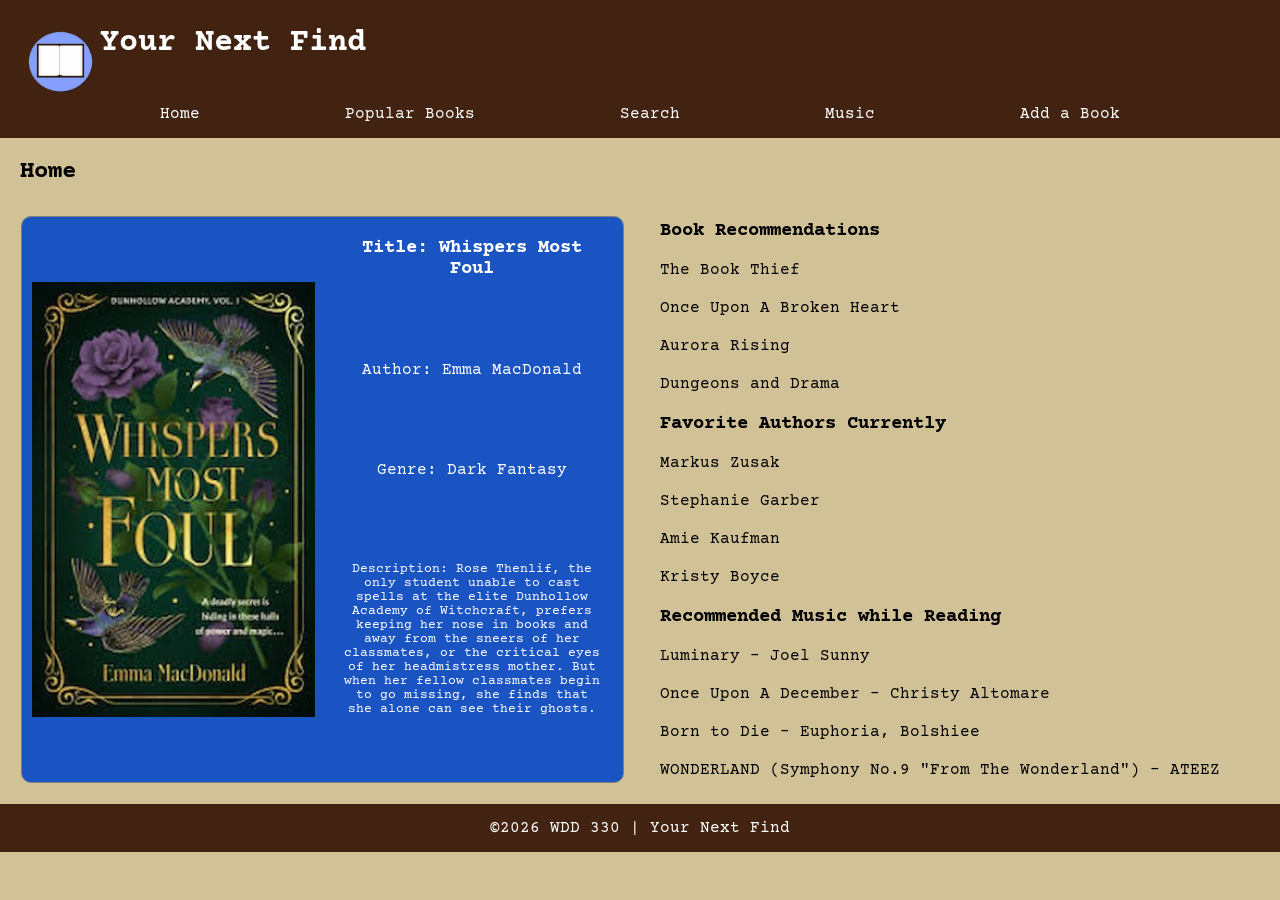
<file: index.html>
<!DOCTYPE html>
<html lang="en">

<head>
    <meta charset="UTF-8">
    <meta name="viewport" content="width=device-width, initial-scale=1.0">
    <title>Your Next Find | Home</title>
    <link rel="icon" href="images/favicon.ico">
    <link rel="preconnect" href="https://fonts.googleapis.com">
    <link rel="preconnect" href="https://fonts.gstatic.com" crossorigin>
    <link href="https://fonts.googleapis.com/css2?family=Courier+Prime:ital,wght@0,400;0,700;1,400;1,700&display=swap"
        rel="stylesheet">
    <link rel="stylesheet" href="css/styles.css">
    <script src="js/home.js" defer></script>
    <script src="js/book-card.mjs" type="module"></script>
</head>

<body>
    <header id="page-header">
        <div class="logo">
            <img src="images/find-a-book-logo.png" alt="Book logo">
            <h1><a href="index.html">Your Next Find</a></h1>
        </div>
        <nav>
            <ul>
                <li><a href="index.html">Home</a></li>
                <li><a href="pop-books.html">Popular Books</a></li>
                <li><a href="search.html">Search</a></li>
                <li><a href="music.html">Music</a></li>
                <li><a href="book-form.html">Add a Book</a></li>
            </ul>
        </nav>
    </header>
    <main class="homePage">
        <h2>Home</h2>
        <div id="spotlight">
            
        </div>
        <section id="homeHighlights">
            <h3>Book Recommendations</h3>
            <div id="booksRec">

            </div>
            <h3>Favorite Authors Currently</h3>
            <div id="authorsRec">

            </div>
            <h3>Recommended Music while Reading</h3>
            <div id="musicRec">
                <ul>
                    <li>Luminary - Joel Sunny</li>
                    <li>Once Upon A December - Christy Altomare</li>
                    <li>Born to Die - Euphoria, Bolshiee</li>
                    <li>WONDERLAND (Symphony No.9 "From The Wonderland") - ATEEZ</li>
                </ul>
            </div>
        </section>
    </main>
    <footer id="page-footer">&copy;2026 WDD 330 | Your Next Find</footer>
</body>

</html>
</file>
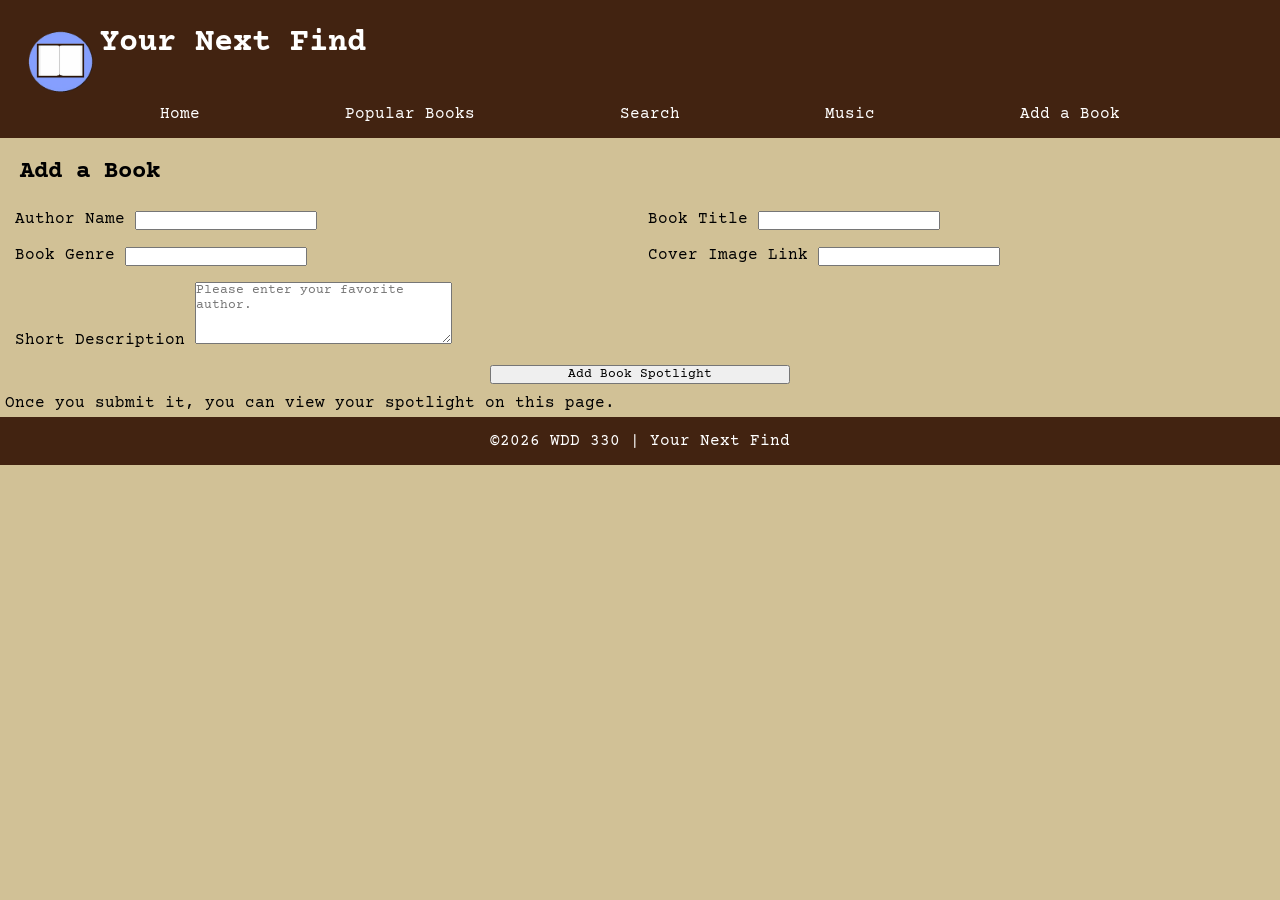
<file: book-form.html>
<!DOCTYPE html>
<html lang="en">

<head>
    <meta charset="UTF-8">
    <meta name="viewport" content="width=device-width, initial-scale=1.0">
    <title>Your Next Find | Add A Book</title>
    <link rel="icon" href="images/favicon.ico">
    <link rel="preconnect" href="https://fonts.googleapis.com">
    <link rel="preconnect" href="https://fonts.gstatic.com" crossorigin>
    <link href="https://fonts.googleapis.com/css2?family=Courier+Prime:ital,wght@0,400;0,700;1,400;1,700&display=swap"
        rel="stylesheet">
    <link rel="stylesheet" href="css/styles.css">
    <script src="js/addBook.js" defer></script>
</head>

<body>
    <header id="page-header">
        <div class="logo">
            <img src="images/find-a-book-logo.png" alt="Book logo">
            <h1><a href="index.html">Your Next Find</a></h1>
        </div>
        <nav>
            <ul>
                <li><a href="index.html">Home</a></li>
                <li><a href="pop-books.html">Popular Books</a></li>
                <li><a href="search.html">Search</a></li>
                <li><a href="music.html">Music</a></li>
                <li><a href="book-form.html">Add a Book</a></li>
            </ul>
        </nav>
    </header>
    <main>
        <h2>Add a Book</h2>
        <div id="spotlight">

        </div>
        <form id="addBook">
            <label for="authorName">Author Name <input type="text" id="authorName" name="authorName" required title="Please enter author name."> </label>
            <label for="bookTitle">Book Title <input type="text" id="bookTitle" name="bookTitle" required title="Please enter book title."> </label>
            <label for="bookGenre">Book Genre <input type="text" id="bookGenre" name="bookGenre" required title="Please enter your book genre."> </label>
            <label for="bookImage">Cover Image Link <input type="text" id="bookImage" name="bookImage" required title="Please enter a link to the cover image."> </label>
            <label for="bookDescription">Short Description <textarea id="bookDescription" name="bookDescription" rows="4" cols="30" required placeholder="Please enter your favorite author."></textarea> </label>
            
            <input type="submit" id="submit-button" name="submit-button" value="Add Book Spotlight">
        </form>
        <p>Once you submit it, you can view your spotlight on this page.</p>
    </main>
    <footer id="page-footer">&copy;2026 WDD 330 | Your Next Find</footer>
</body>

</html>
</file>
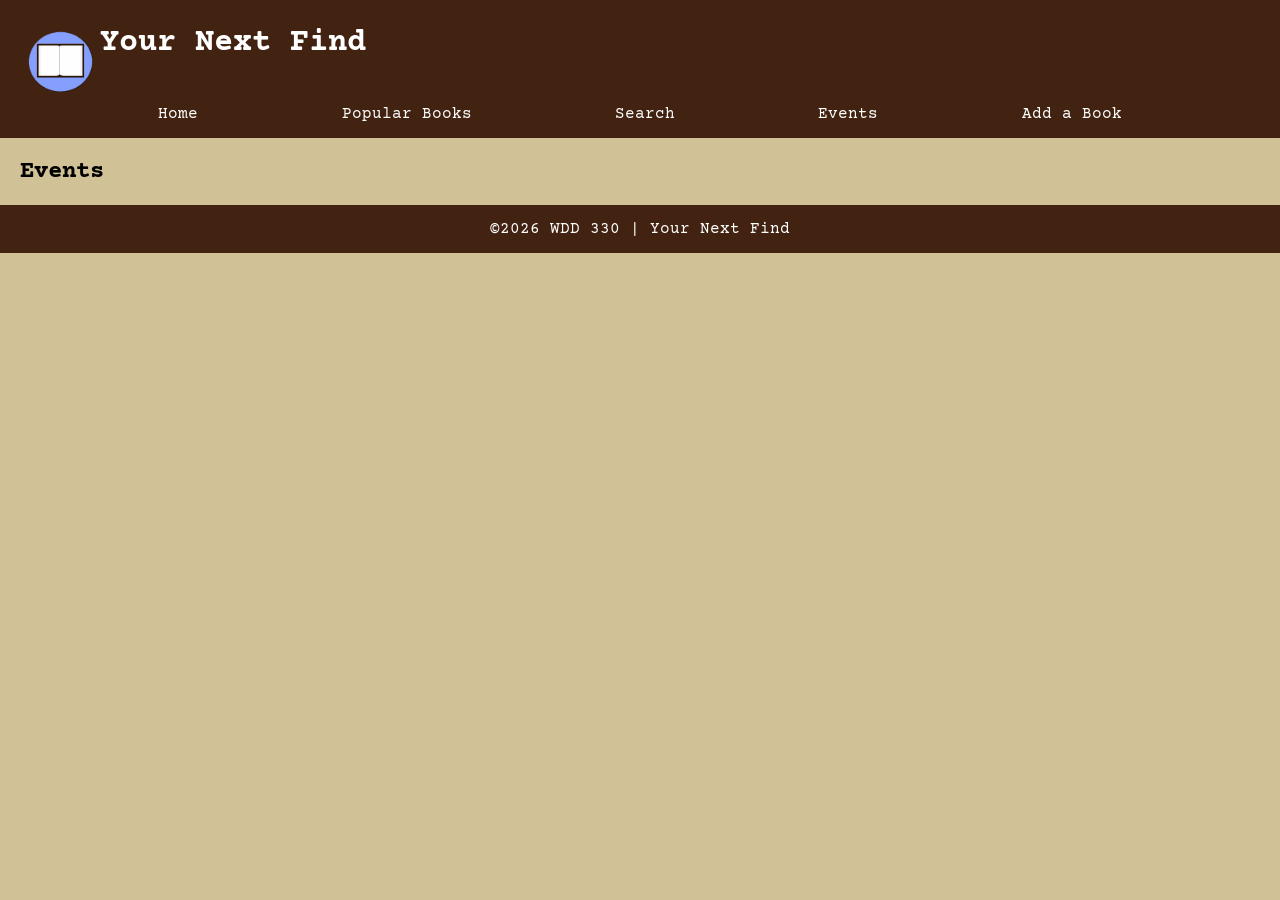
<file: event.html>
<!DOCTYPE html>
<html lang="en">

<head>
    <meta charset="UTF-8">
    <meta name="viewport" content="width=device-width, initial-scale=1.0">
    <title>Your Next Find | Home</title>
    <link rel="icon" href="images/favicon.ico">
    <link rel="preconnect" href="https://fonts.googleapis.com">
    <link rel="preconnect" href="https://fonts.gstatic.com" crossorigin>
    <link href="https://fonts.googleapis.com/css2?family=Courier+Prime:ital,wght@0,400;0,700;1,400;1,700&display=swap"
        rel="stylesheet">
    <link rel="stylesheet" href="css/styles.css">
    <script src="js/home.js" defer></script>
</head>

<body>
    <header id="page-header">
        <div class="logo">
            <img src="images/find-a-book-logo.png" alt="Book logo">
            <h1><a href="index.html">Your Next Find</a></h1>
        </div>
        <nav>
            <ul>
                <li><a href="index.html">Home</a></li>
                <li><a href="pop-books.html">Popular Books</a></li>
                <li><a href="search.html">Search</a></li>
                <li><a href="event.html">Events</a></li>
                <li><a href="book-form.html">Add a Book</a></li>
            </ul>
        </nav>
    </header>
    <main>
        <h2>Events</h2>

    </main>
    <footer id="page-footer">&copy;2026 WDD 330 | Your Next Find</footer>
</body>

</html>
</file>
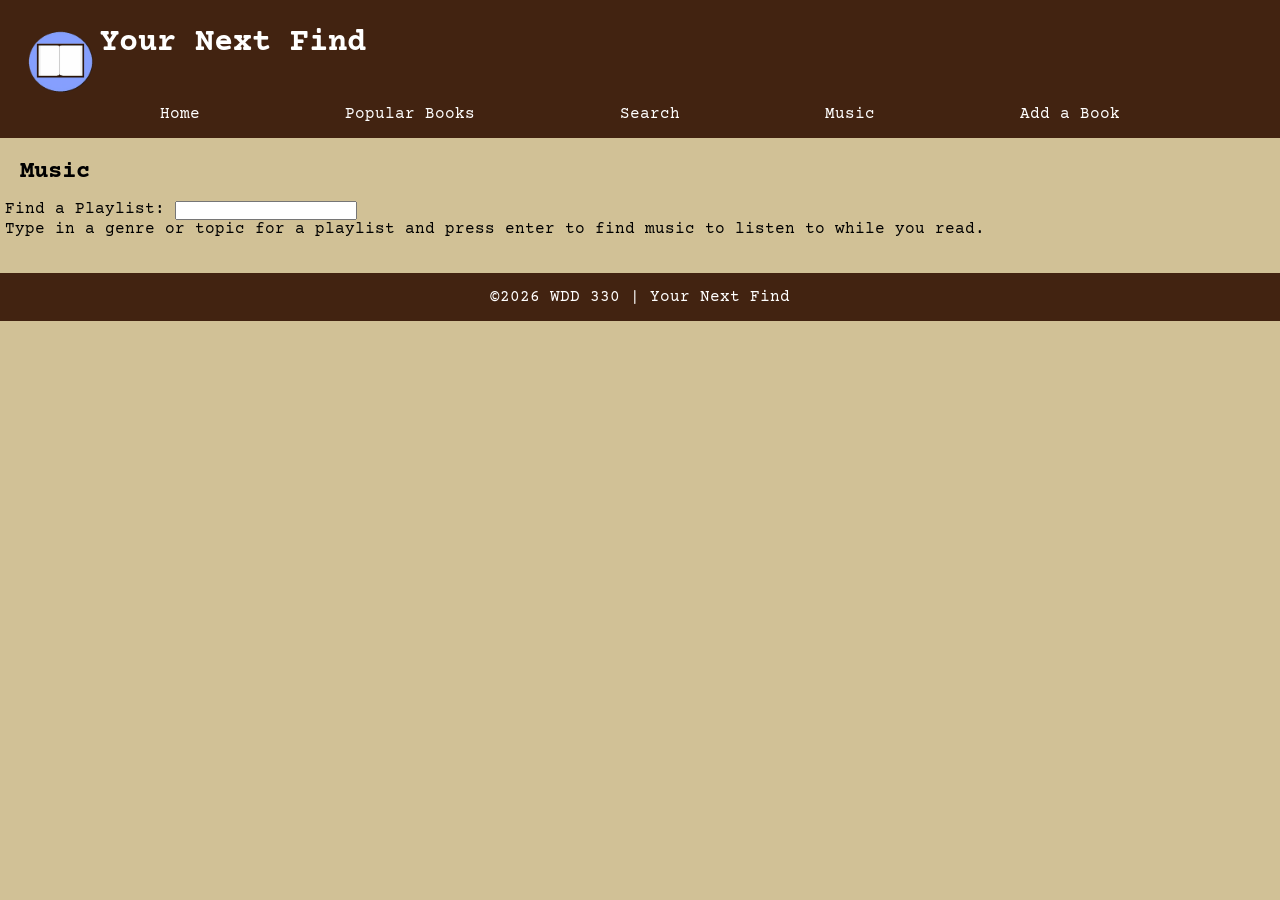
<file: music.html>
<!DOCTYPE html>
<html lang="en">

<head>
    <meta charset="UTF-8">
    <meta name="viewport" content="width=device-width, initial-scale=1.0">
    <title>Your Next Find | Music</title>
    <link rel="icon" href="images/favicon.ico">
    <link rel="preconnect" href="https://fonts.googleapis.com">
    <link rel="preconnect" href="https://fonts.gstatic.com" crossorigin>
    <link href="https://fonts.googleapis.com/css2?family=Courier+Prime:ital,wght@0,400;0,700;1,400;1,700&display=swap"
        rel="stylesheet">
    <link rel="stylesheet" href="css/styles.css">
    <script src="js/music.js" type="module"></script>
</head>

<body>
    <header id="page-header">
        <div class="logo">
            <img src="images/find-a-book-logo.png" alt="Book logo">
            <h1><a href="index.html">Your Next Find</a></h1>
        </div>
        <nav>
            <ul>
                <li><a href="index.html">Home</a></li>
                <li><a href="pop-books.html">Popular Books</a></li>
                <li><a href="search.html">Search</a></li>
                <li><a href="music.html">Music</a></li>
                <li><a href="book-form.html">Add a Book</a></li>
            </ul>
        </nav>
    </header>
    <main>
        <h2>Music</h2>
        <form id="musicForm">
            <label for="musicSearch">Find a Playlist:</label>
            <input type="text" id="musicSearch" name="musicSearch">
            <p>Type in a genre or topic for a playlist and press enter to find music to listen to while you read.</p>
        </form>
        <section id="musicResults">

        </section>
    </main>
    <footer id="page-footer">&copy;2026 WDD 330 | Your Next Find</footer>
</body>

</html>
</file>
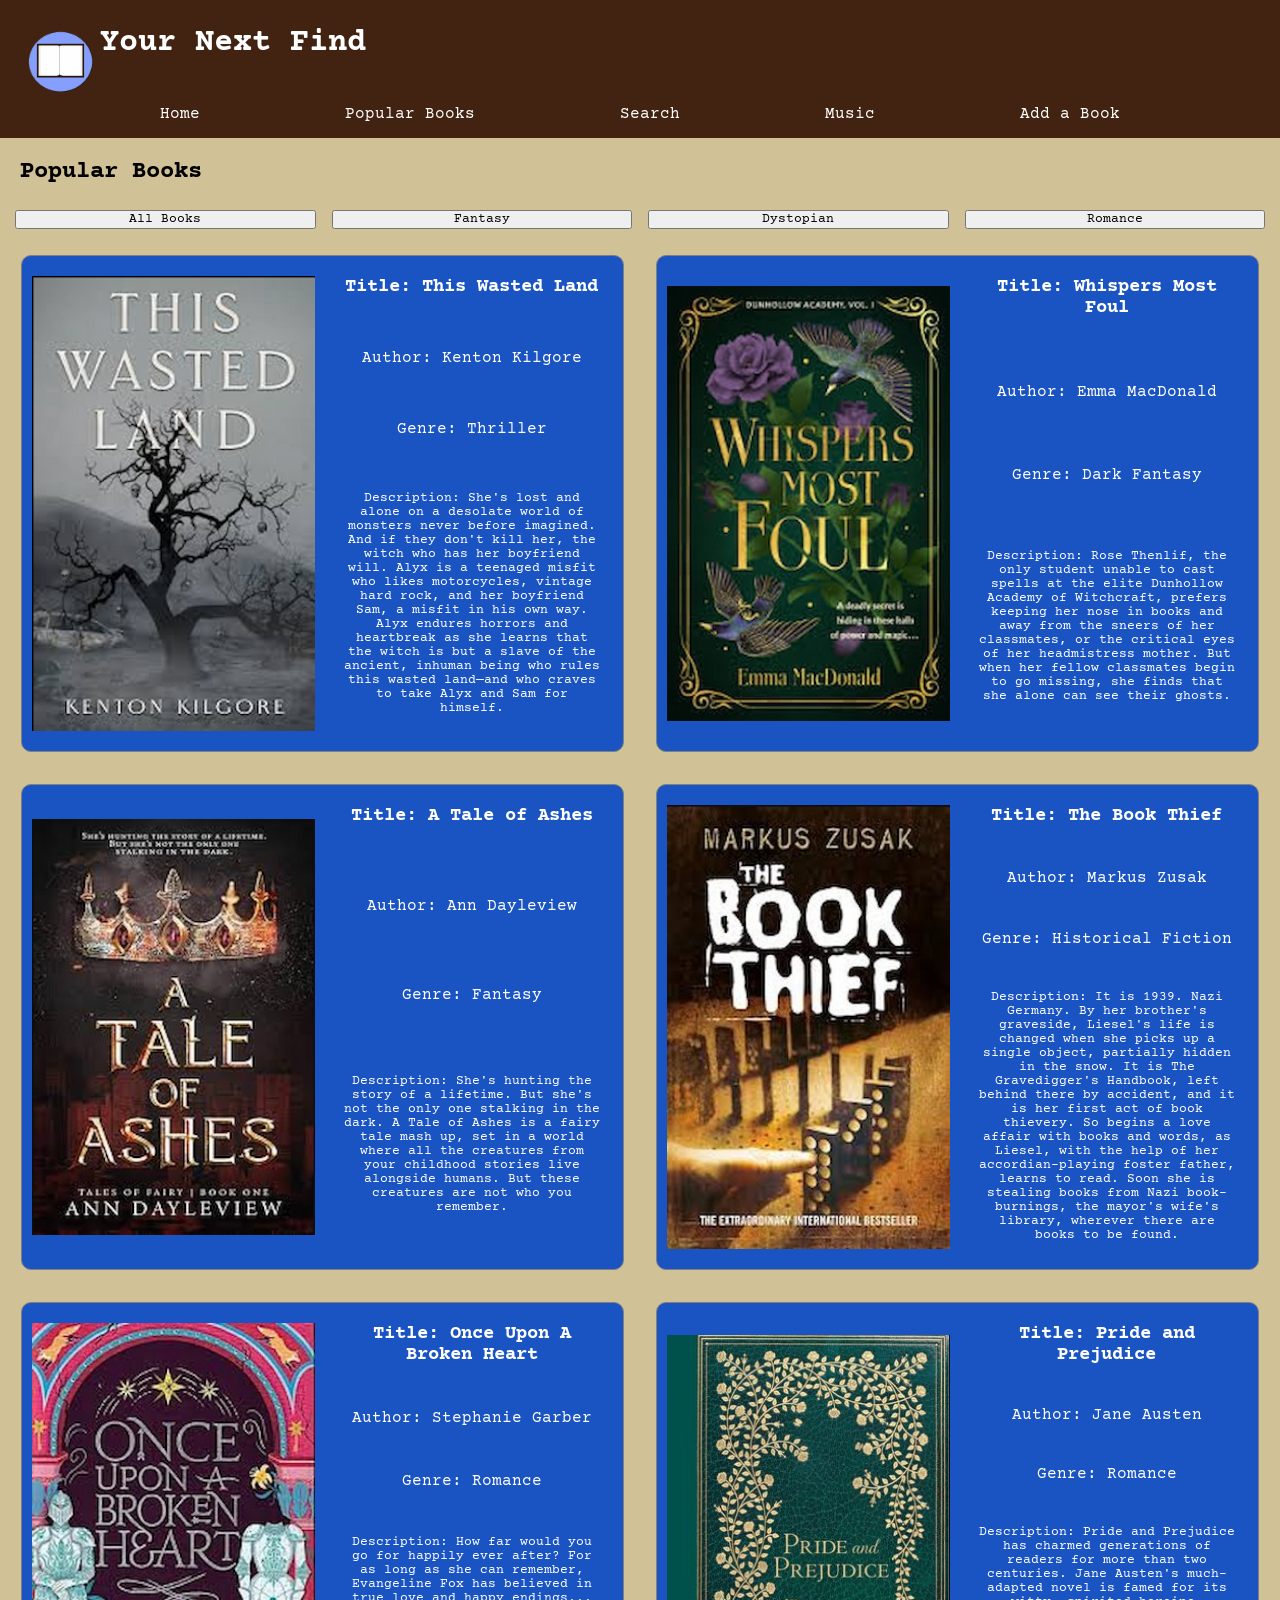
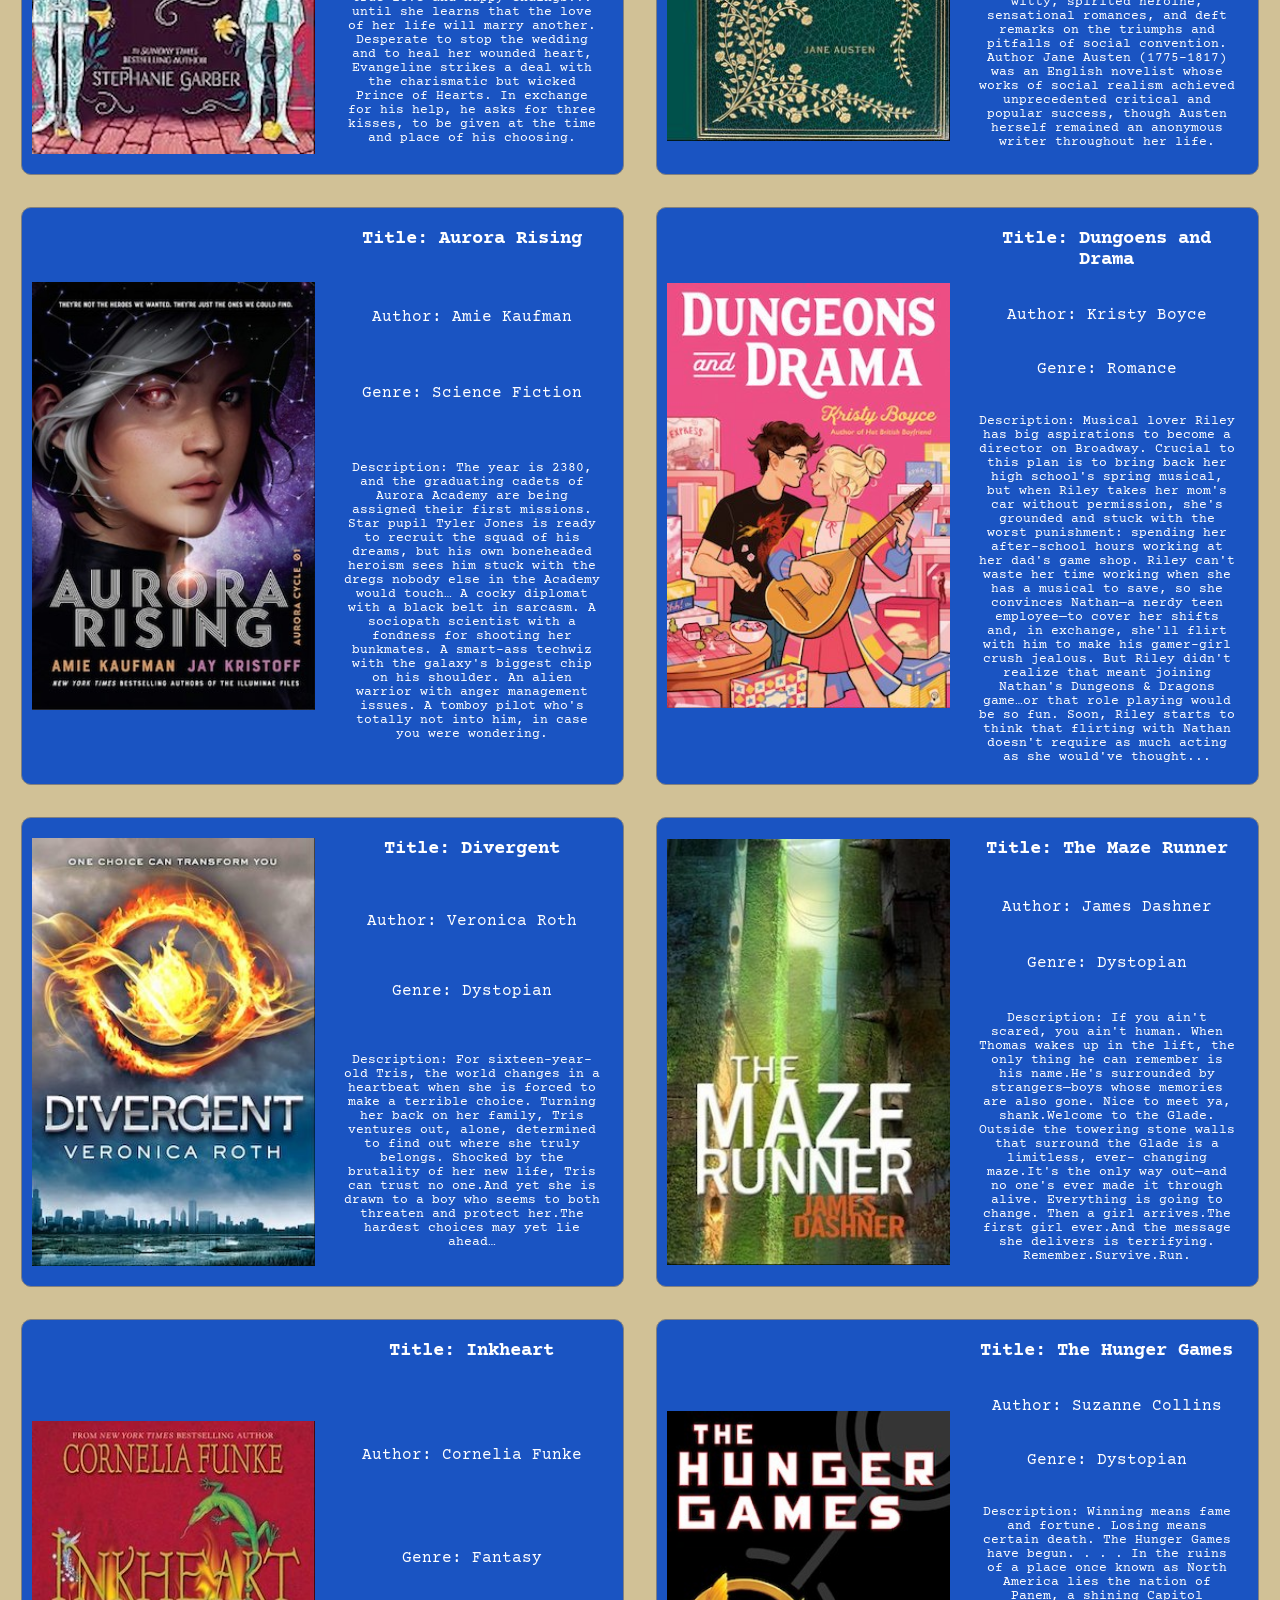
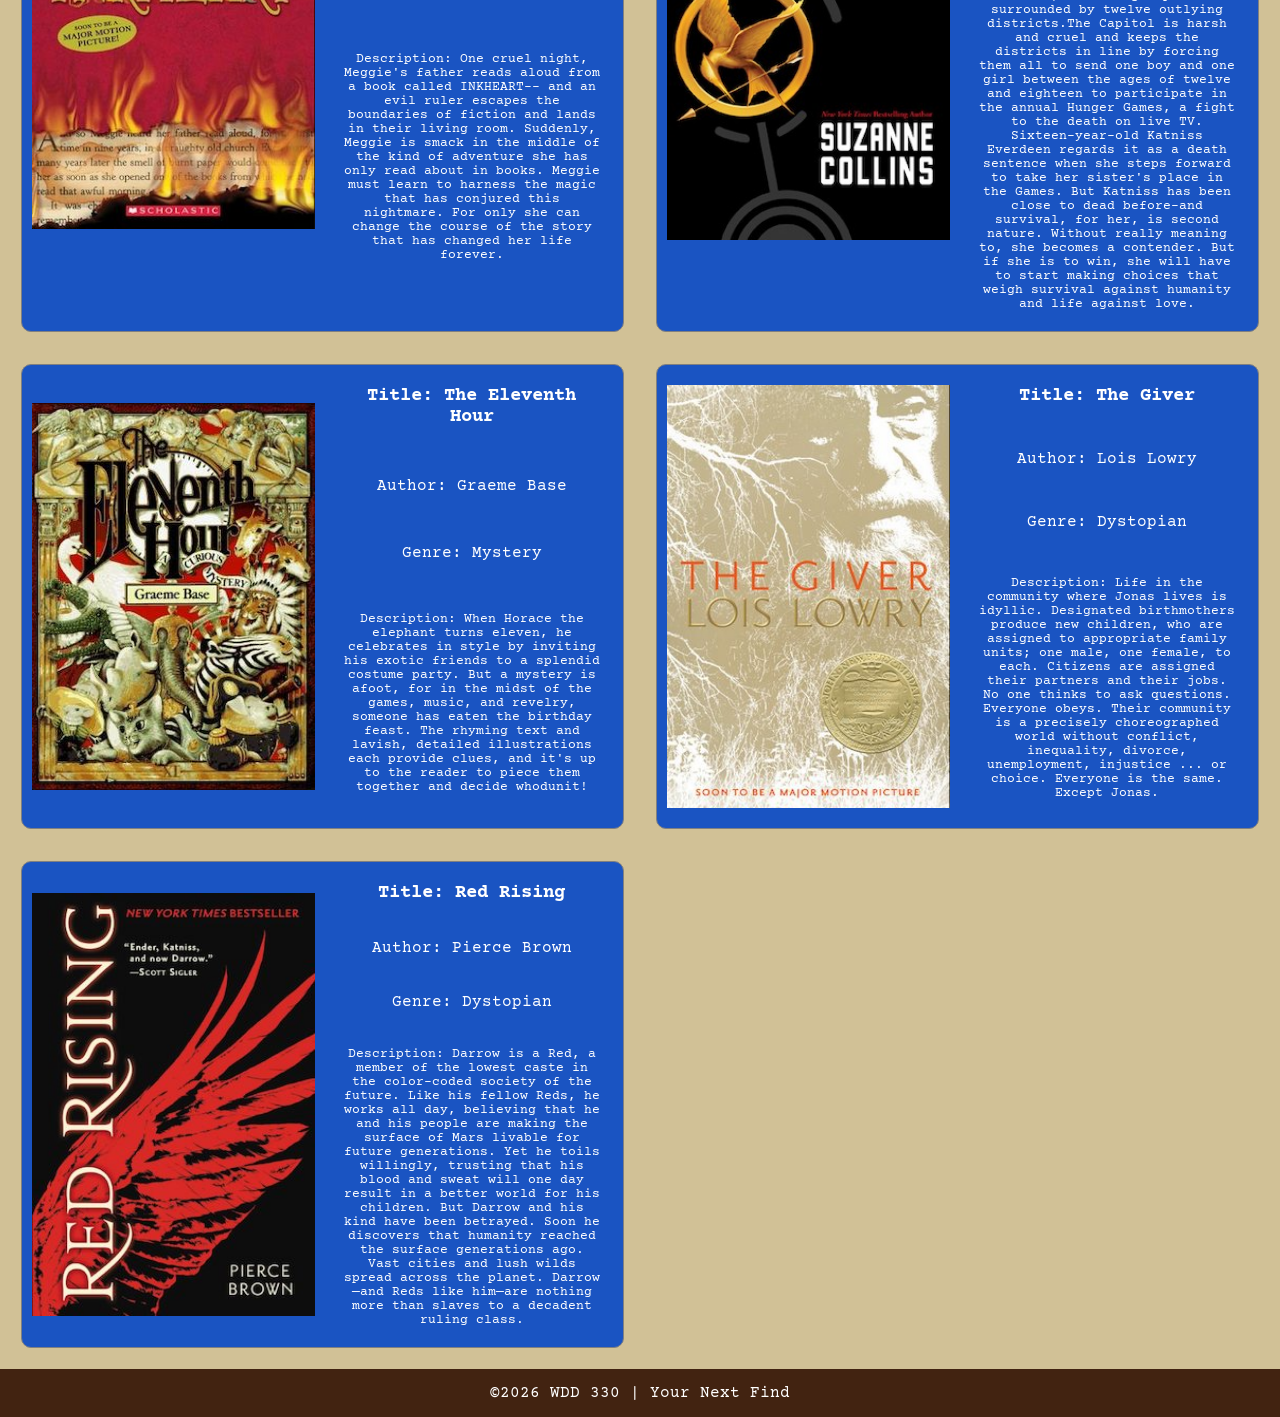
<file: pop-books.html>
<!DOCTYPE html>
<html lang="en">

<head>
    <meta charset="UTF-8">
    <meta name="viewport" content="width=device-width, initial-scale=1.0">
    <title>Your Next Find | Popular Books</title>
    <link rel="icon" href="images/favicon.ico">
    <link rel="preconnect" href="https://fonts.googleapis.com">
    <link rel="preconnect" href="https://fonts.gstatic.com" crossorigin>
    <link href="https://fonts.googleapis.com/css2?family=Courier+Prime:ital,wght@0,400;0,700;1,400;1,700&display=swap"
        rel="stylesheet">
    <link rel="stylesheet" href="css/styles.css">
    <script src="js/book-library.mjs" type="module"></script>
</head>

<body>
    <header id="page-header">
        <div class="logo">
            <img src="images/find-a-book-logo.png" alt="Book logo">
            <h1><a href="index.html">Your Next Find</a></h1>
        </div>
        <nav>
            <ul>
                <li><a href="index.html">Home</a></li>
                <li><a href="pop-books.html">Popular Books</a></li>
                <li><a href="search.html">Search</a></li>
                <li><a href="music.html">Music</a></li>
                <li><a href="book-form.html">Add a Book</a></li>
            </ul>
        </nav>
    </header>
    <main>
        <h2>Popular Books</h2>
        <div class="library-buttons">
            <button id="all-books">All Books</button>
            <button id="fantasy-sort">Fantasy</button>
            <button id="dystopian-sort">Dystopian</button>
            <button id="romance-sort">Romance</button>
        </div>
        <section id="bookList">
            
        </section>
    </main>
    <footer id="page-footer">&copy;2026 WDD 330 | Your Next Find</footer>
</body>

</html>
</file>
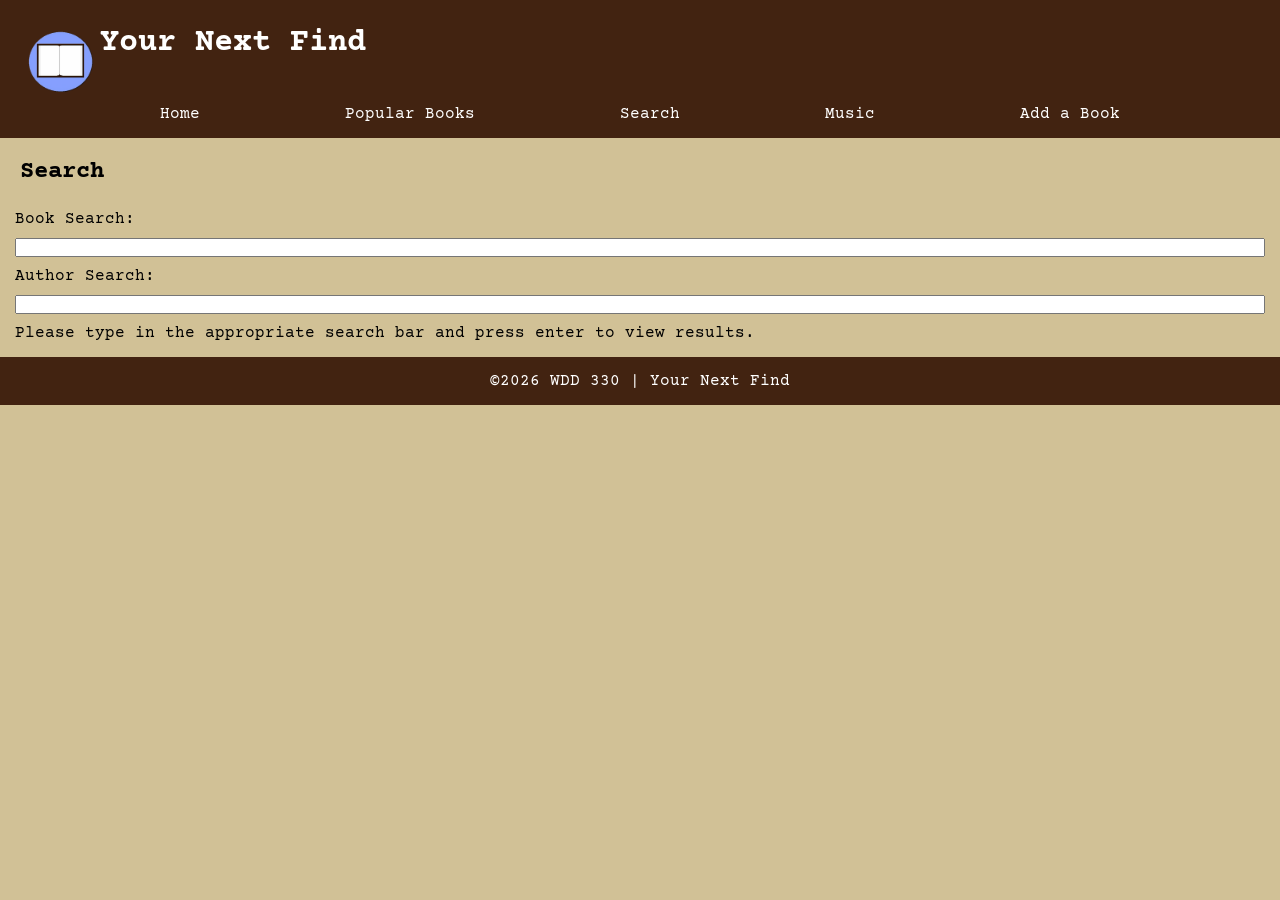
<file: search.html>
<!DOCTYPE html>
<html lang="en">

<head>
    <meta charset="UTF-8">
    <meta name="viewport" content="width=device-width, initial-scale=1.0">
    <title>Your Next Find | Search</title>
    <link rel="icon" href="images/favicon.ico">
    <link rel="preconnect" href="https://fonts.googleapis.com">
    <link rel="preconnect" href="https://fonts.gstatic.com" crossorigin>
    <link href="https://fonts.googleapis.com/css2?family=Courier+Prime:ital,wght@0,400;0,700;1,400;1,700&display=swap"
        rel="stylesheet">
    <link rel="stylesheet" href="css/styles.css">
    <script src="js/search.js" defer></script>
</head>

<body>
    <header id="page-header">
        <div class="logo">
            <img src="images/find-a-book-logo.png" alt="Book logo">
            <h1><a href="index.html">Your Next Find</a></h1>
        </div>
        <nav>
            <ul>
                <li><a href="index.html">Home</a></li>
                <li><a href="pop-books.html">Popular Books</a></li>
                <li><a href="search.html">Search</a></li>
                <li><a href="music.html">Music</a></li>
                <li><a href="book-form.html">Add a Book</a></li>
            </ul>
        </nav>
    </header>
    <main>
        <h2>Search</h2>
        <form id="searchLibrary">
            <label for="searchBook">Book Search:</label>
            <input type="text" id="searchBook" name="searchBook">
            <label for="searchAuthor">Author Search:</label>
            <input type="text" id="searchAuthor" name="searchAuthor">
            <p>Please type in the appropriate search bar and press enter to view results.</p>
        </form>
        <section id="displayResults">

        </section>
    </main>
    <footer id="page-footer">&copy;2026 WDD 330 | Your Next Find</footer>
</body>

</html>
</file>
<file: css/styles.css>
* {
    --primary-color: rgb(66, 35, 17);
    --secondary-color: rgb(209, 193, 150);
    --accent-color: rgb(26, 84, 194);
    font-family: "Courier Prime", monospace;
    font-style: normal;
    margin: 0;
    padding: 0;
}

header, footer {
    margin: 0;
    background-color: var(--primary-color);
    color: white;
    padding: 15px;
}

header div {
    text-align: left;
    padding: 10px;
    display: flex;

    a {
        text-decoration: none;
        color: white;
        padding: 5px;
    }

    img {
        width: 70px;
        height: auto;
    }
}

header nav {

    ul {
        list-style: none;
        display: flex;
        flex-flow: row;
        justify-content: space-evenly;

        li a {
            text-decoration: none;
            color: white;
        }
    }
}

footer {
    text-align: center;
}

body {
    background-color: var(--secondary-color);
}

main {
    padding: 5px;
}

main h2 {
    padding: 15px;
}

#homeHighlights {
    margin: 0;
    padding: 10px;

    h3 {
        padding: 10px;
    }

    li {
        list-style: none;
        padding: 10px;
        text-align: center;
    }
}

.book-card {
    padding: 10px;
    background-color: var(--accent-color);
    color: white;
    text-align: center;
}

.book-card, #displayResults ul {
    margin: 1rem;
    border-radius: 10px;
    border: 1px solid gray;
    display: grid;
    gap: 1rem;
    grid-template-areas:
    "cover"
    "title"
    "author"
    "genre"
    "description";

    h3 {
        grid-area: title;
        padding: 10px;
    }
    
    img {
        grid-area: cover;
        width: 200px;
        padding: 10px;
        justify-self: center;
    }   
    
    li {
        list-style: none;
    }
}

.genre {
    grid-area: genre;
    padding: 10px;
}

.author {
    grid-area: author;
    padding: 10px;
}

.description {
    grid-area: description;
    padding: 10px;
    font-size: small;
}

#searchLibrary {
    padding: 10px;
    display: grid;
    gap: 10px;
}

.library-buttons {
    display: grid;
    grid-template-columns: 1fr 1fr 1fr 1fr;
    grid-gap: 1rem;
    padding: 10px;
}

#musicResults {
    padding: 15px;
    display: grid;
    gap: 1rem;

    ul {
        padding: 10px;
        border-radius: 10px;
        border: 1px solid gray;
    }

    li {
        list-style: none;
        padding: 5px;
    }
}

#addBook {
    display: grid;
    gap: 1rem;
    padding: 10px;
}


@media screen and (min-width: 600px) {
    
    .homePage {
        display: grid;
        grid-template-columns: 1fr 1fr;
        justify-content: space-evenly;

        h2 {
            grid-column: 1 / 3;
        }
    }

    #homeHighlights li {
        text-align: left;
    }

    #spotlight {
        display: grid;
    }
    
    .book-card, #displayResults ul {
        display: grid;
        grid-template-columns: 1fr 1fr;
        grid-template-areas:
        "cover title"
        "cover author"
        "cover genre"
        "cover description";
        
        img {
            align-self: center;
            width: 100%;
        }
    }

    #displayResults img {
        max-width: 150px;
    }

    #bookList, #displayResults, #musicResults, #addBook {
        display: grid;
        grid-template-columns: 1fr 1fr;
    }

    #submit-button {
        grid-column: 1 / 3;
        width: 300px;
        justify-self: center;
    }
}
</file>
